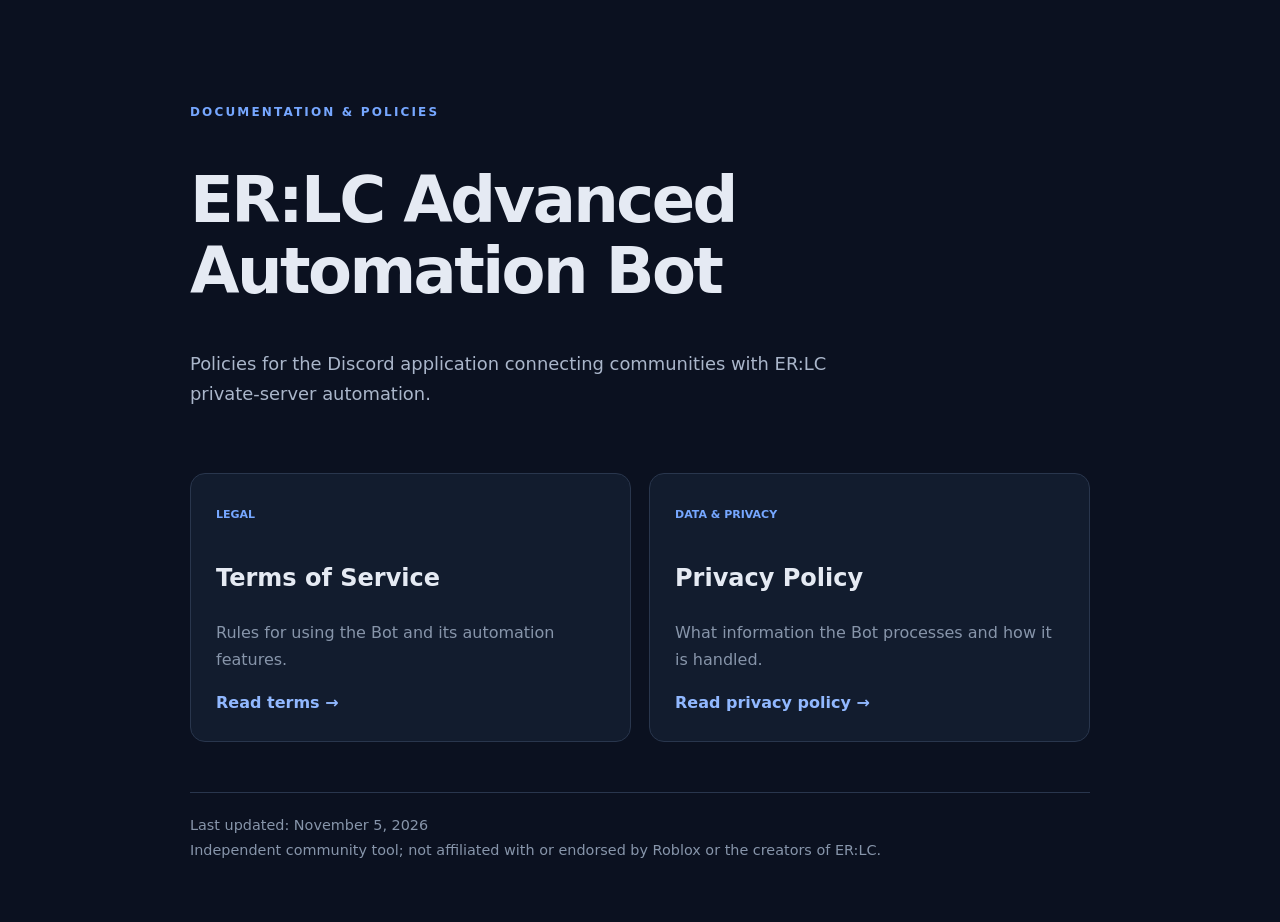
<file: index.html>
<!doctype html><html lang="en"><head><meta charset="utf-8"><meta name="viewport" content="width=device-width,initial-scale=1"><title>ER:LC Advanced Automation Bot</title><link rel="stylesheet" href="style.css"></head><body><main class="wrap"><header><p class="eyebrow">DOCUMENTATION & POLICIES</p><h1>ER:LC Advanced Automation Bot</h1><p class="lead">Policies for the Discord application connecting communities with ER:LC private-server automation.</p></header><section class="links"><a class="card" href="terms.html"><span>LEGAL</span><h2>Terms of Service</h2><p>Rules for using the Bot and its automation features.</p><b>Read terms →</b></a><a class="card" href="privacy.html"><span>DATA & PRIVACY</span><h2>Privacy Policy</h2><p>What information the Bot processes and how it is handled.</p><b>Read privacy policy →</b></a></section><footer>Last updated: November 5, 2026<br>Independent community tool; not affiliated with or endorsed by Roblox or the creators of ER:LC.</footer></main></body></html>
</file>
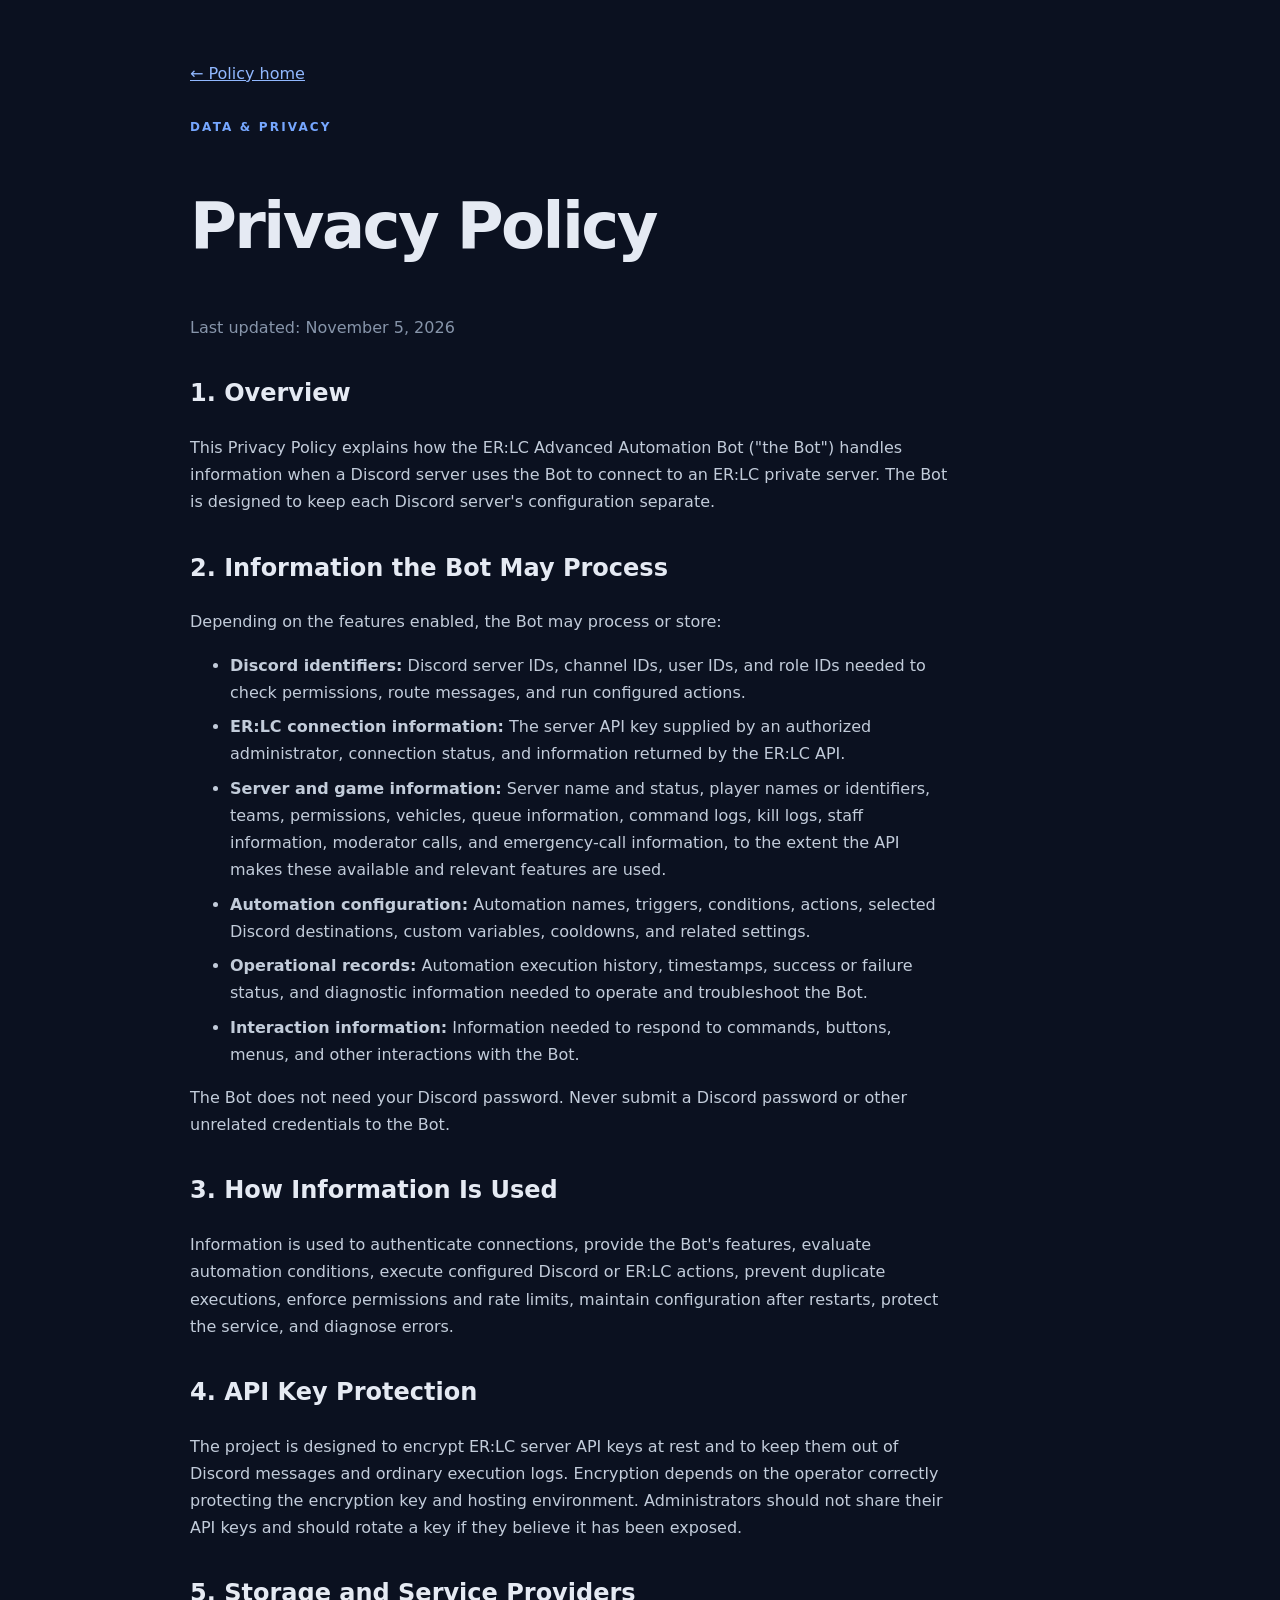
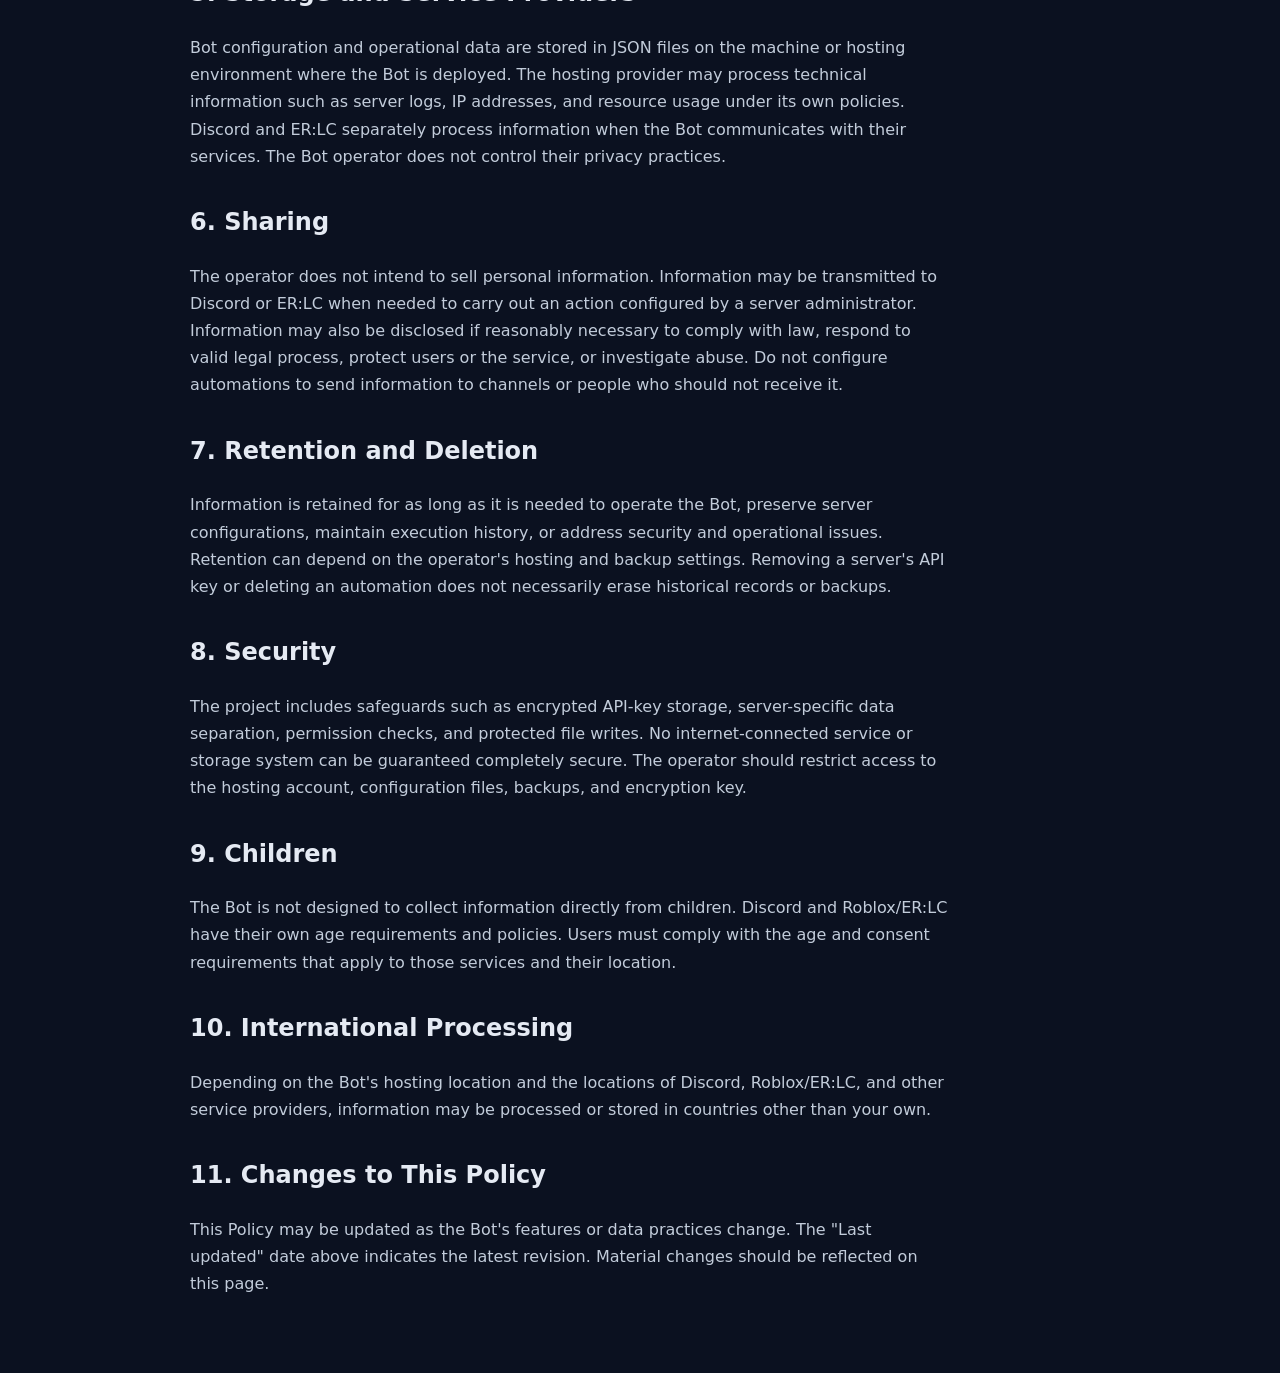
<file: privacy.html>
<!DOCTYPE html>
<html lang="en">
<head>
    <meta charset="UTF-8">
    <meta name="viewport" content="width=device-width, initial-scale=1.0">
    <title>Privacy Policy | ER:LC Advanced Automation Bot</title>
    <link rel="stylesheet" href="style.css">
</head>
<body>
<main class="wrap">
    <nav><a href="index.html">← Policy home</a></nav>
    <article>
        <p class="eyebrow">DATA & PRIVACY</p>
        <h1>Privacy Policy</h1>
        <p class="updated">Last updated: November 5, 2026</p>

        <h2>1. Overview</h2>
        <p>This Privacy Policy explains how the ER:LC Advanced Automation Bot ("the Bot") handles information when a Discord server uses the Bot to connect to an ER:LC private server. The Bot is designed to keep each Discord server's configuration separate.</p>

        <h2>2. Information the Bot May Process</h2>
        <p>Depending on the features enabled, the Bot may process or store:</p>
        <ul>
            <li><strong>Discord identifiers:</strong> Discord server IDs, channel IDs, user IDs, and role IDs needed to check permissions, route messages, and run configured actions.</li>
            <li><strong>ER:LC connection information:</strong> The server API key supplied by an authorized administrator, connection status, and information returned by the ER:LC API.</li>
            <li><strong>Server and game information:</strong> Server name and status, player names or identifiers, teams, permissions, vehicles, queue information, command logs, kill logs, staff information, moderator calls, and emergency-call information, to the extent the API makes these available and relevant features are used.</li>
            <li><strong>Automation configuration:</strong> Automation names, triggers, conditions, actions, selected Discord destinations, custom variables, cooldowns, and related settings.</li>
            <li><strong>Operational records:</strong> Automation execution history, timestamps, success or failure status, and diagnostic information needed to operate and troubleshoot the Bot.</li>
            <li><strong>Interaction information:</strong> Information needed to respond to commands, buttons, menus, and other interactions with the Bot.</li>
        </ul>
        <p>The Bot does not need your Discord password. Never submit a Discord password or other unrelated credentials to the Bot.</p>

        <h2>3. How Information Is Used</h2>
        <p>Information is used to authenticate connections, provide the Bot's features, evaluate automation conditions, execute configured Discord or ER:LC actions, prevent duplicate executions, enforce permissions and rate limits, maintain configuration after restarts, protect the service, and diagnose errors.</p>

        <h2>4. API Key Protection</h2>
        <p>The project is designed to encrypt ER:LC server API keys at rest and to keep them out of Discord messages and ordinary execution logs. Encryption depends on the operator correctly protecting the encryption key and hosting environment. Administrators should not share their API keys and should rotate a key if they believe it has been exposed.</p>

        <h2>5. Storage and Service Providers</h2>
        <p>Bot configuration and operational data are stored in JSON files on the machine or hosting environment where the Bot is deployed. The hosting provider may process technical information such as server logs, IP addresses, and resource usage under its own policies. Discord and ER:LC separately process information when the Bot communicates with their services. The Bot operator does not control their privacy practices.</p>

        <h2>6. Sharing</h2>
        <p>The operator does not intend to sell personal information. Information may be transmitted to Discord or ER:LC when needed to carry out an action configured by a server administrator. Information may also be disclosed if reasonably necessary to comply with law, respond to valid legal process, protect users or the service, or investigate abuse. Do not configure automations to send information to channels or people who should not receive it.</p>

        <h2>7. Retention and Deletion</h2>
        <p>Information is retained for as long as it is needed to operate the Bot, preserve server configurations, maintain execution history, or address security and operational issues. Retention can depend on the operator's hosting and backup settings. Removing a server's API key or deleting an automation does not necessarily erase historical records or backups.</p>

        <h2>8. Security</h2>
        <p>The project includes safeguards such as encrypted API-key storage, server-specific data separation, permission checks, and protected file writes. No internet-connected service or storage system can be guaranteed completely secure. The operator should restrict access to the hosting account, configuration files, backups, and encryption key.</p>

        <h2>9. Children</h2>
        <p>The Bot is not designed to collect information directly from children. Discord and Roblox/ER:LC have their own age requirements and policies. Users must comply with the age and consent requirements that apply to those services and their location.</p>

        <h2>10. International Processing</h2>
        <p>Depending on the Bot's hosting location and the locations of Discord, Roblox/ER:LC, and other service providers, information may be processed or stored in countries other than your own.</p>

        <h2>11. Changes to This Policy</h2>
        <p>This Policy may be updated as the Bot's features or data practices change. The "Last updated" date above indicates the latest revision. Material changes should be reflected on this page.</p>
    </article>
</main>
</body>
</html>
</file>
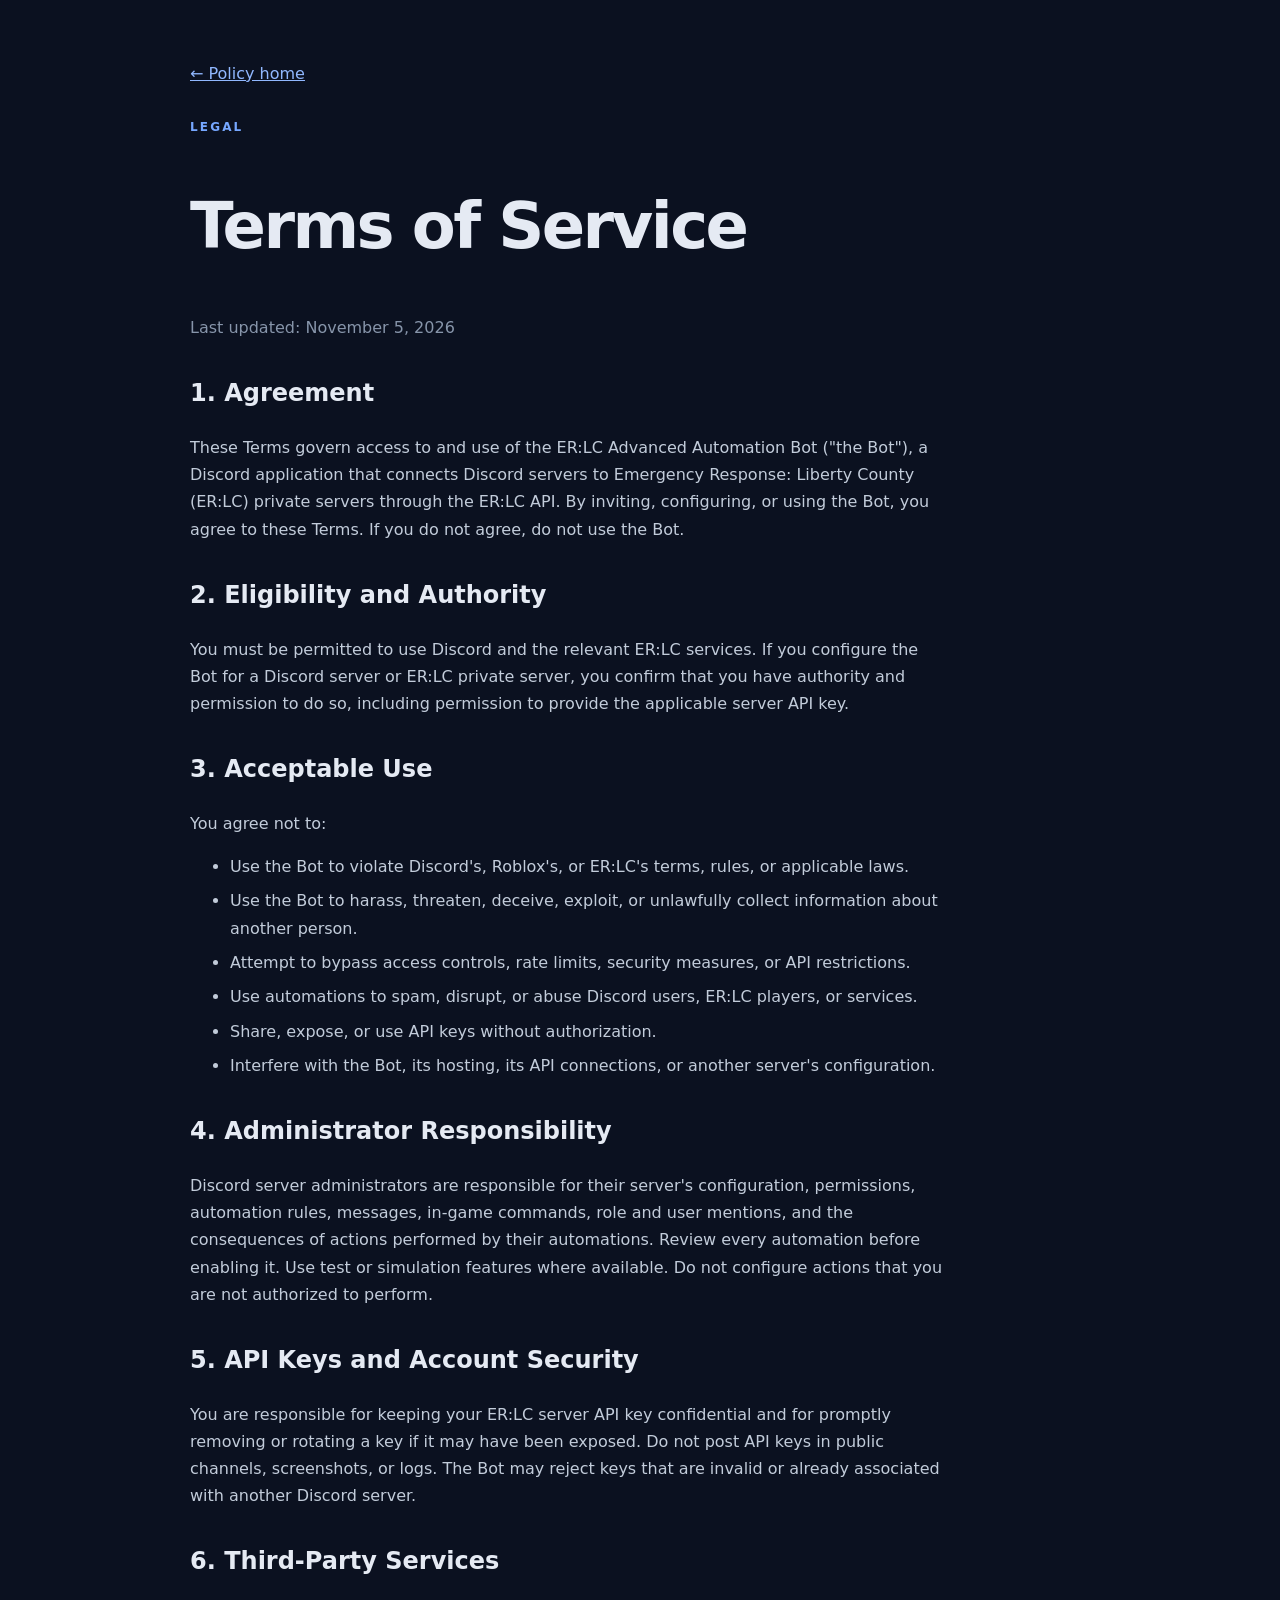
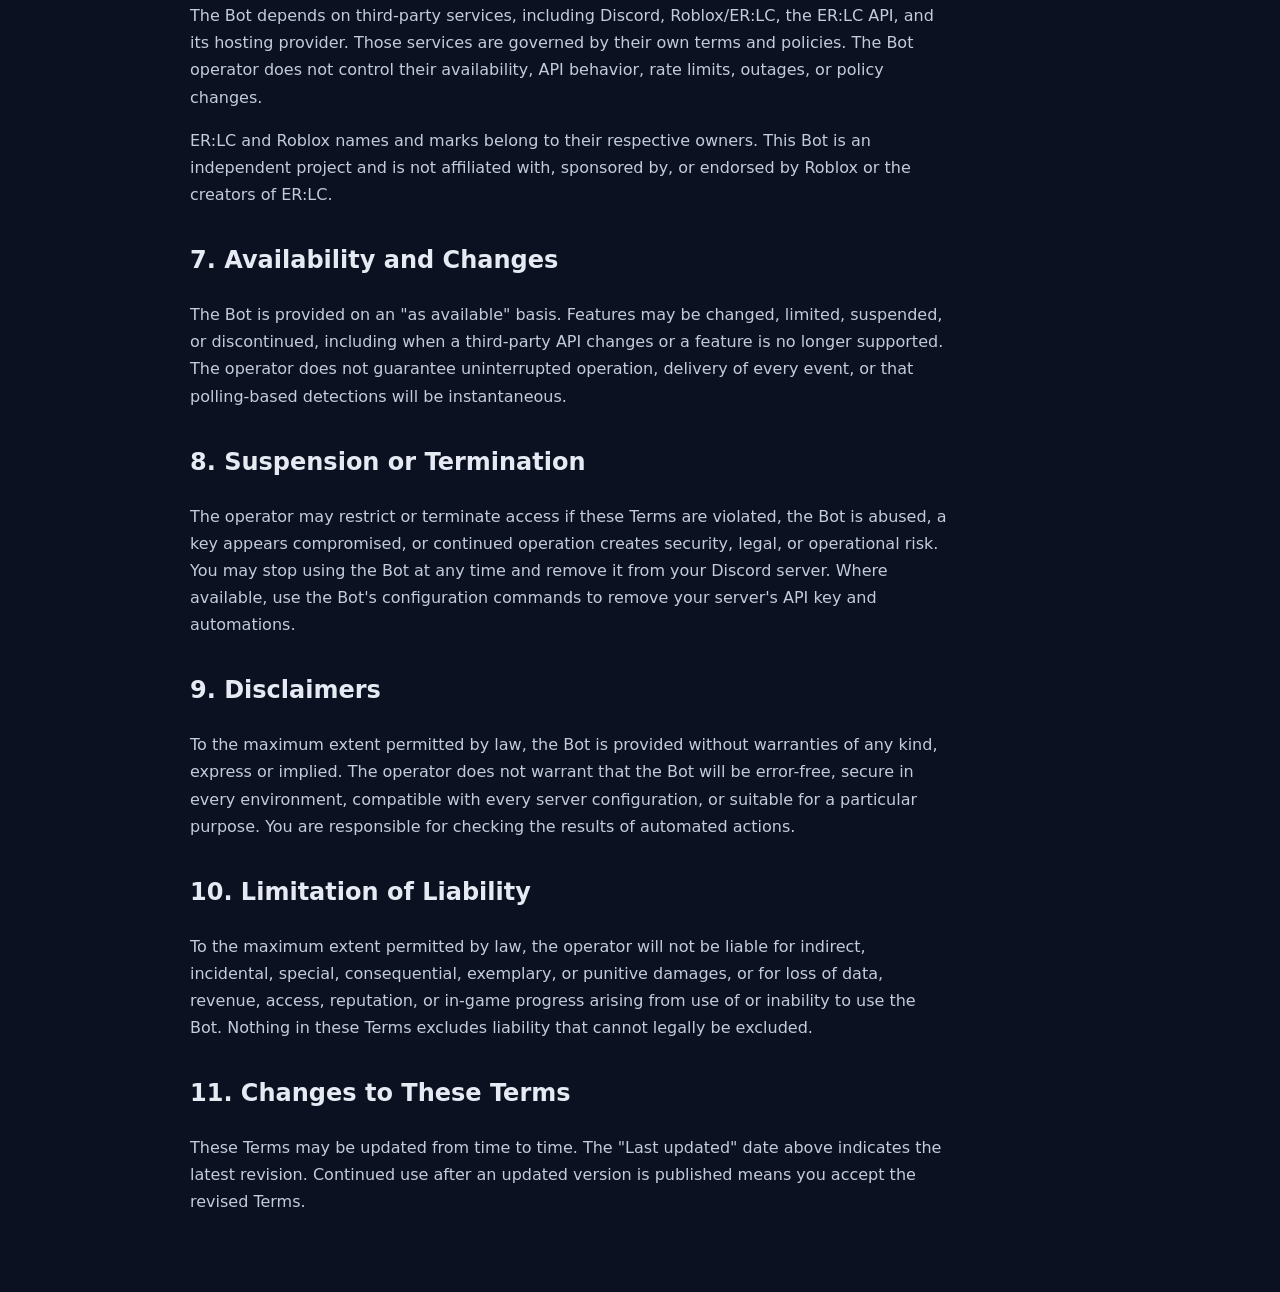
<file: terms.html>
<!DOCTYPE html>
<html lang="en">
<head>
    <meta charset="UTF-8">
    <meta name="viewport" content="width=device-width, initial-scale=1.0">
    <title>Terms of Service | ER:LC Advanced Automation Bot</title>
    <link rel="stylesheet" href="style.css">
</head>
<body>
<main class="wrap">
    <nav><a href="index.html">← Policy home</a></nav>
    <article>
        <p class="eyebrow">LEGAL</p>
        <h1>Terms of Service</h1>
        <p class="updated">Last updated: November 5, 2026</p>

        <h2>1. Agreement</h2>
        <p>These Terms govern access to and use of the ER:LC Advanced Automation Bot ("the Bot"), a Discord application that connects Discord servers to Emergency Response: Liberty County (ER:LC) private servers through the ER:LC API. By inviting, configuring, or using the Bot, you agree to these Terms. If you do not agree, do not use the Bot.</p>

        <h2>2. Eligibility and Authority</h2>
        <p>You must be permitted to use Discord and the relevant ER:LC services. If you configure the Bot for a Discord server or ER:LC private server, you confirm that you have authority and permission to do so, including permission to provide the applicable server API key.</p>

        <h2>3. Acceptable Use</h2>
        <p>You agree not to:</p>
        <ul>
            <li>Use the Bot to violate Discord's, Roblox's, or ER:LC's terms, rules, or applicable laws.</li>
            <li>Use the Bot to harass, threaten, deceive, exploit, or unlawfully collect information about another person.</li>
            <li>Attempt to bypass access controls, rate limits, security measures, or API restrictions.</li>
            <li>Use automations to spam, disrupt, or abuse Discord users, ER:LC players, or services.</li>
            <li>Share, expose, or use API keys without authorization.</li>
            <li>Interfere with the Bot, its hosting, its API connections, or another server's configuration.</li>
        </ul>

        <h2>4. Administrator Responsibility</h2>
        <p>Discord server administrators are responsible for their server's configuration, permissions, automation rules, messages, in-game commands, role and user mentions, and the consequences of actions performed by their automations. Review every automation before enabling it. Use test or simulation features where available. Do not configure actions that you are not authorized to perform.</p>

        <h2>5. API Keys and Account Security</h2>
        <p>You are responsible for keeping your ER:LC server API key confidential and for promptly removing or rotating a key if it may have been exposed. Do not post API keys in public channels, screenshots, or logs. The Bot may reject keys that are invalid or already associated with another Discord server.</p>

        <h2>6. Third-Party Services</h2>
        <p>The Bot depends on third-party services, including Discord, Roblox/ER:LC, the ER:LC API, and its hosting provider. Those services are governed by their own terms and policies. The Bot operator does not control their availability, API behavior, rate limits, outages, or policy changes.</p>
        <p>ER:LC and Roblox names and marks belong to their respective owners. This Bot is an independent project and is not affiliated with, sponsored by, or endorsed by Roblox or the creators of ER:LC.</p>

        <h2>7. Availability and Changes</h2>
        <p>The Bot is provided on an "as available" basis. Features may be changed, limited, suspended, or discontinued, including when a third-party API changes or a feature is no longer supported. The operator does not guarantee uninterrupted operation, delivery of every event, or that polling-based detections will be instantaneous.</p>

        <h2>8. Suspension or Termination</h2>
        <p>The operator may restrict or terminate access if these Terms are violated, the Bot is abused, a key appears compromised, or continued operation creates security, legal, or operational risk. You may stop using the Bot at any time and remove it from your Discord server. Where available, use the Bot's configuration commands to remove your server's API key and automations.</p>

        <h2>9. Disclaimers</h2>
        <p>To the maximum extent permitted by law, the Bot is provided without warranties of any kind, express or implied. The operator does not warrant that the Bot will be error-free, secure in every environment, compatible with every server configuration, or suitable for a particular purpose. You are responsible for checking the results of automated actions.</p>

        <h2>10. Limitation of Liability</h2>
        <p>To the maximum extent permitted by law, the operator will not be liable for indirect, incidental, special, consequential, exemplary, or punitive damages, or for loss of data, revenue, access, reputation, or in-game progress arising from use of or inability to use the Bot. Nothing in these Terms excludes liability that cannot legally be excluded.</p>

        <h2>11. Changes to These Terms</h2>
        <p>These Terms may be updated from time to time. The "Last updated" date above indicates the latest revision. Continued use after an updated version is published means you accept the revised Terms.</p>
    </article>
</main>
</body>
</html>
</file>
<file: style.css>
*{box-sizing:border-box}body{margin:0;background:#0b1120;color:#e5eaf3;font:16px/1.7 system-ui,sans-serif}.wrap{width:min(900px,calc(100% - 40px));margin:auto;padding:60px 0}header{padding:30px 0 45px}.eyebrow{color:#76a7ff;font-size:12px;font-weight:800;letter-spacing:.18em}h1{font-size:clamp(2.2rem,6vw,4rem);line-height:1.1;letter-spacing:-.04em}h2{margin-top:32px}p,li{color:#c2ccda}.lead{color:#aab6ca;font-size:1.12rem;max-width:650px}.links{display:grid;grid-template-columns:repeat(auto-fit,minmax(250px,1fr));gap:18px}.card{display:block;padding:25px;border:1px solid #29364d;border-radius:15px;background:#121c2e;color:inherit;text-decoration:none}.card span{font-size:11px;color:#76a7ff;font-weight:800}.card p,footer,.updated{color:#8795aa}.card b,a{color:#91b8ff}footer{margin-top:50px;padding-top:20px;border-top:1px solid #29364d;font-size:.9rem}article{max-width:760px}nav{margin-bottom:30px}.notice{border-left:3px solid #e0ad55;background:#1c2432;padding:14px 18px;border-radius:0 8px 8px 0;color:#d8dfeb}code{background:#1c2940;padding:2px 5px;border-radius:4px}li{margin:.45rem 0}
</file>
